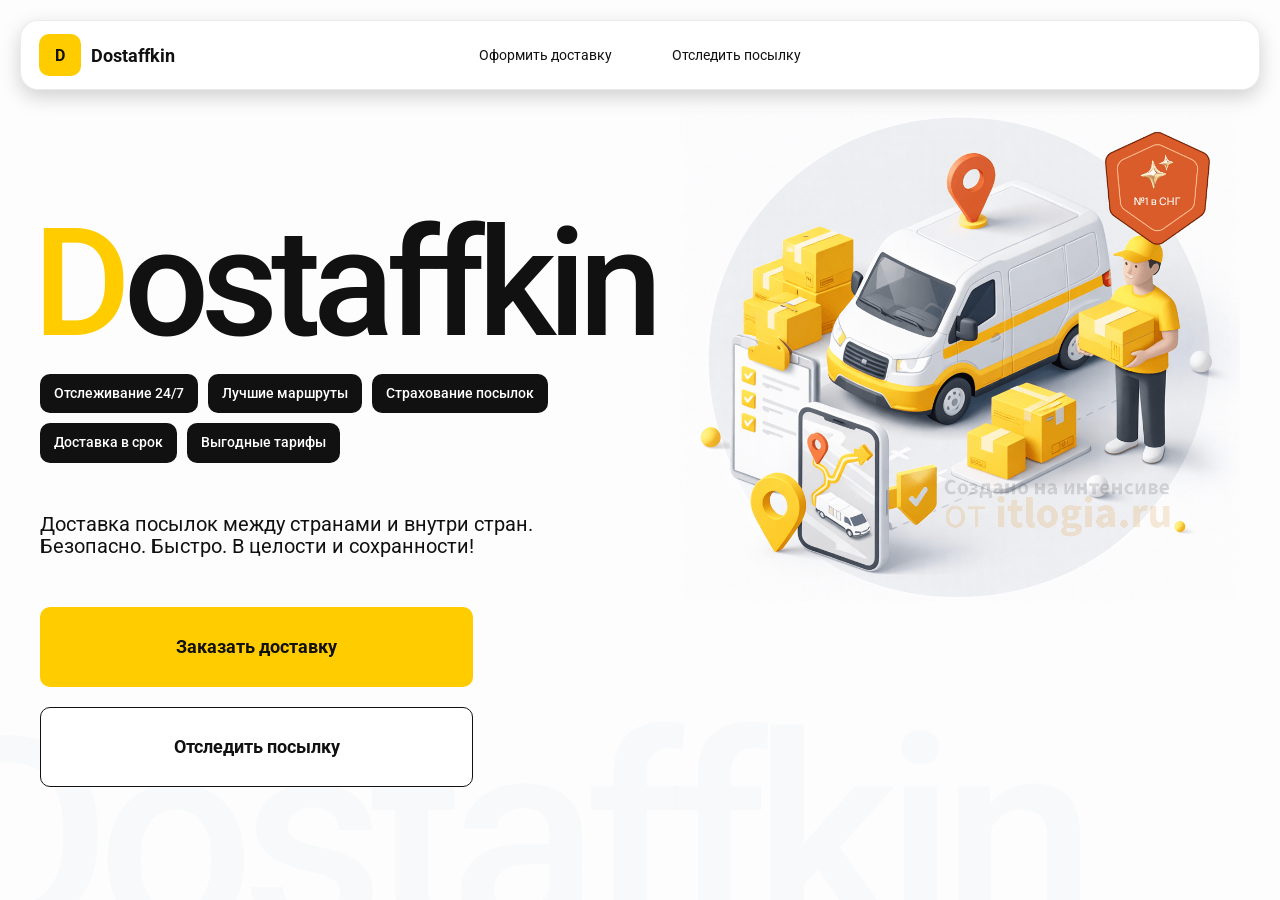
<file: index.html>
<!doctype html>
<html lang="ru">

<head>
    <meta charset="utf-8" />
    <meta name="viewport" content="width=device-width,initial-scale=1,maximum-scale=1,user-scalable=0" />
    <title>Dostaffkin — Доставка посылок между странами и внутри стран. Безопасно. Быстро. В целости и сохранности!
    </title>

    <link href="styles/base.css" rel="stylesheet" />
    <link href="styles/base_adaptive.css" rel="stylesheet" />
    <link href="styles/index.css" rel="stylesheet" />
    <link href="styles/index_adaptive.css" rel="stylesheet" />
</head>

<body>
    <div class="container">
        <header class="header">
            <a class="header-brand" href="#">
                <div class="header-logo">D</div>
                <div class="header-title">Dostaffkin</div>
            </a>
            <nav class="header-menu">
                <a class="header-link" href="./order.html">Оформить <span>доставку</span></a>
                <a class="header-link" href="./track.html">Отследить <span>посылку</span></a>
            </nav>
        </header>
        <main class="main">
            <section class="main-info">
                <div class="main-title">
                    <span>D</span>ostaffkin
                </div>
                <div class="main-features">
                    <div class="main-feature">Отслеживание 24/7</div>
                    <div class="main-feature">Лучшие маршруты</div>
                    <div class="main-feature">Страхование посылок</div>
                    <div class="main-feature">Доставка в срок</div>
                    <div class="main-feature">Выгодные тарифы</div>
                </div>
                <div class="main-description">
                    Доставка посылок между странами и внутри стран.
                    Безопасно. Быстро. В целости и сохранности!
                </div>
                <div class="main-actions">
                    <a class="button" type="button" href="./order.html">Заказать доставку</a>
                    <a class="button button-white" type="button" href="./track.html">Отследить посылку</a>
                </div>

            </section>
            </section>
            <div class="main-title-ghost">Dostaffkin</div>
            <section class="main-image">
                <img src="images/main-image.png" alt="Main image" />
            </section>
        </main>
    </div>
</body>

</html>
</file>
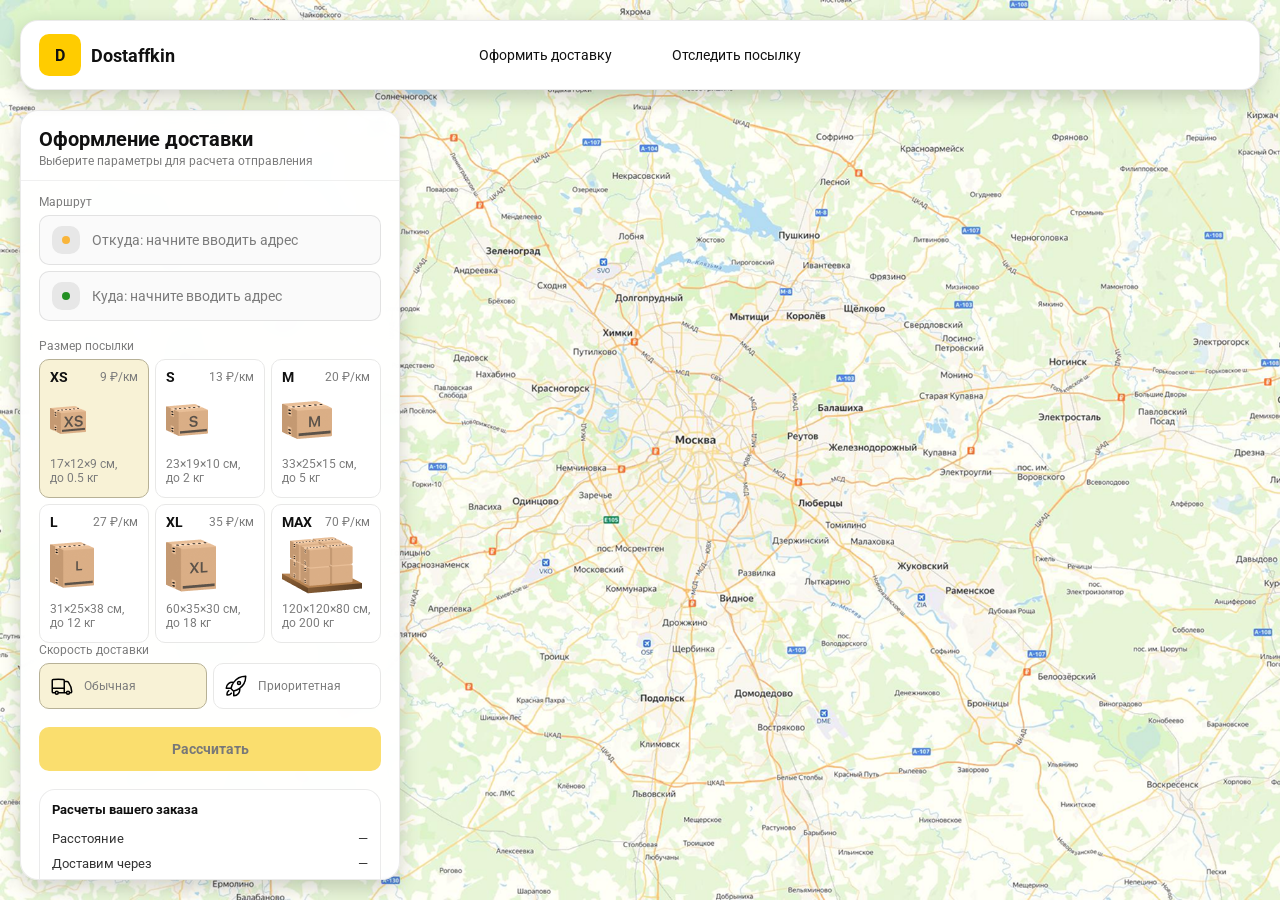
<file: order.html>
<!doctype html>
<html lang="ru">

<head>
    <meta charset="utf-8" />
    <meta name="viewport" content="width=device-width,initial-scale=1,maximum-scale=1,user-scalable=0" />
    <title>Оформление доставки</title>

    <link rel="stylesheet" href="styles/base.css" />
    <link rel="stylesheet" href="styles/base_adaptive.css" />

    <link rel="stylesheet" href="styles/order.css" />
    <link rel="stylesheet" href="styles/order_adaptive.css" />
</head>

<body>
    <div id="map">

    </div>
    <header class="header">
        <a class="header-brand" href="./index.html">
            <div class="header-logo">D</div>
            <div class="header-title">Dostaffkin</div>
        </a>
        <nav class="header-menu">
            <a class="header-link" href="#">Оформить <span>доставку</span></a>
            <a class="header-link" href="./track.html">Отследить <span>посылку</span></a>
        </nav>
    </header>

    <aside class="main" id="sidebar">
        <div class="main-header">
            <div class="main-title">Оформление доставки</div>
            <div class="main-text">Выберите параметры для расчета отправления</div>
        </div>
        <div class="main-content">
            <div class="main-route">
                <div class="main-block-title">Маршрут</div>
                <div class="main-fields">
                    <div class="main-field" id="fromField">
                        <div class="main-pin"></div>
                        <input id="from" placeholder="Откуда: начните вводить адрес" autocomplete="off" />
                        <div class="main-ac" id="fromAc" role="listbox" aria-label="Подсказки адресов"></div>
                    </div>

                    <div class="main-field" id="toField">
                        <div class="main-pin"></div>
                        <input id="to" placeholder="Куда: начните вводить адрес" autocomplete="off" />
                        <div class="main-ac" id="toAc" role="listbox" aria-label="Подсказки адресов"></div>
                    </div>
                </div>
            </div>
            <div class="main-package">
                <div class="main-block-title">Размер посылки</div>

                <div class="main-sizes">
                    <div class="main-size-card is-active" data-value="xs">
                        <div class="main-size-top">
                            <div class="main-size-label">XS</div>
                            <div class="main-size-rate">9 ₽/км</div>
                        </div>
                        <div class="main-size-media">
                            <img src="images/sizes/xs.png" alt="Короб XS" />
                        </div>
                        <div class="main-size-description">17×12×9 см,<br>до 0.5 кг</div>
                    </div>

                    <div class="main-size-card" data-value="s">
                        <div class="main-size-top">
                            <div class="main-size-label">S</div>
                            <div class="main-size-rate">13 ₽/км</div>
                        </div>
                        <div class="main-size-media">
                            <img src="images/sizes/s.png" alt="Короб S" />
                        </div>
                        <div class="main-size-description">23×19×10 см,<br>до 2 кг</div>
                    </div>

                    <div class="main-size-card" data-value="m">
                        <div class="main-size-top">
                            <div class="main-size-label">M</div>
                            <div class="main-size-rate">20 ₽/км</div>
                        </div>
                        <div class="main-size-media">
                            <img src="images/sizes/m.png" alt="Короб M" />
                        </div>
                        <div class="main-size-description">33×25×15 см,<br>до 5 кг</div>
                    </div>

                    <div class="main-size-card" data-value="l">
                        <div class="main-size-top">
                            <div class="main-size-label">L</div>
                            <div class="main-size-rate">27 ₽/км</div>
                        </div>
                        <div class="main-size-media">
                            <img src="images/sizes/l.png" alt="Короб L" />
                        </div>
                        <div class="main-size-description">31×25×38 см,<br>до 12 кг</div>
                    </div>

                    <div class="main-size-card" data-value="xl">
                        <div class="main-size-top">
                            <div class="main-size-label">XL</div>
                            <div class="main-size-rate">35 ₽/км</div>
                        </div>
                        <div class="main-size-media">
                            <img src="images/sizes/xl.png" alt="Короб XL" />
                        </div>
                        <div class="main-size-description">60×35×30 см,<br>до 18 кг</div>
                    </div>

                    <div class="main-size-card" data-value="max">
                        <div class="main-size-top">
                            <div class="main-size-label">MAX</div>
                            <div class="main-size-rate">70 ₽/км</div>
                        </div>
                        <div class="main-size-media main-size-media-palleta">
                            <img src="images/sizes/max.png" alt="Паллета" />
                        </div>
                        <div class="main-size-description">120×120×80 см,<br>до 200 кг</div>
                    </div>
                </div>
                <div class="main-speed">
                    <div class="main-block-title">Скорость доставки</div>
                    
                    <div class="main-speeds">
                        <div class="main-speed-card is-active" data-value="regular">
                            <img class="main-speed-media" src="images/icons/regular.svg" alt="Regular" />
                            <div class="main-speed-description">Обычная</div>
                        </div>
                        <div class="main-speed-card" data-value="fast">
                            <img class="main-speed-media" src="images/icons/fast.svg" alt="Fast" />
                            <div class="main-speed-description">Приоритетная</div>
                        </div>
                    </div>
                </div>
            </div>
            <div class="main-calculate-block">
                <button id="calc" class="button calculate-button" type="button" disabled>Рассчитать</button>
            </div>
            <div class="main-result" id="result">
                <div class="main-result-title">Расчеты вашего заказа</div>
                <div class="main-result-lines">
                    <div class="main-result-line"><span>Расстояние</span><span id="distanceValue">—</span></div>
                    <div class="main-result-line"><span>Доставим через</span><span id="durationValue">—</span></div>
                    <div class="main-result-line"><span>Тариф</span><span id="rateValue">—</span></div>
                </div>
                <div class="main-price">
                    <div class="main-price-label">Итого</div>
                    <div class="main-price-value" id="totalValue">—</div>
                </div>
            </div>
            <div class="main-order-box">
                <div class="main-order-form" id="orderForm">
                    <div class="main-order-title">Оформление доставки</div>
                    <div class="main-block-info-row">
                        <div class="main-block-title">Контакты</div>
                        <div class="order-fields">
                            <div class="main-field">
                                <input id="customerName" placeholder="Ваше имя" autocomplete="off" />
                            </div>
                            <div class="main-field">
                                <input id="customerPhone" placeholder="Ваш телефон" autocomplete="off"
                                    inputmode="tel" />
                            </div>
                        </div>
                    </div>
                    <div class="main-block-info-row extra-info">
                        <div class="main-block-title">Дополнительная информация</div>
                        <div class="main-field textarea">
                            <textarea id="comment" placeholder="Детали доставки и комментарии"></textarea>
                        </div>
                    </div>
                    <button id="submit" class="button main-submit-request" type="button" disabled>Отправить
                        заявку
                    </button>
                </div>

                <div class="main-order-success" id="orderSuccess">
                    <div class="main-success-icon">✓</div>
                    <div class="main-success-title">Заявка отправлена!</div>
                    <div class="main-success-title">Номер отправления – <span id="orderId"></span></div>
                    <div class="main-success-subtitle">Мы скоро свяжемся с вами</div>
                </div>
            </div>
        </div>
    </aside>

</body>

</html>
</file>
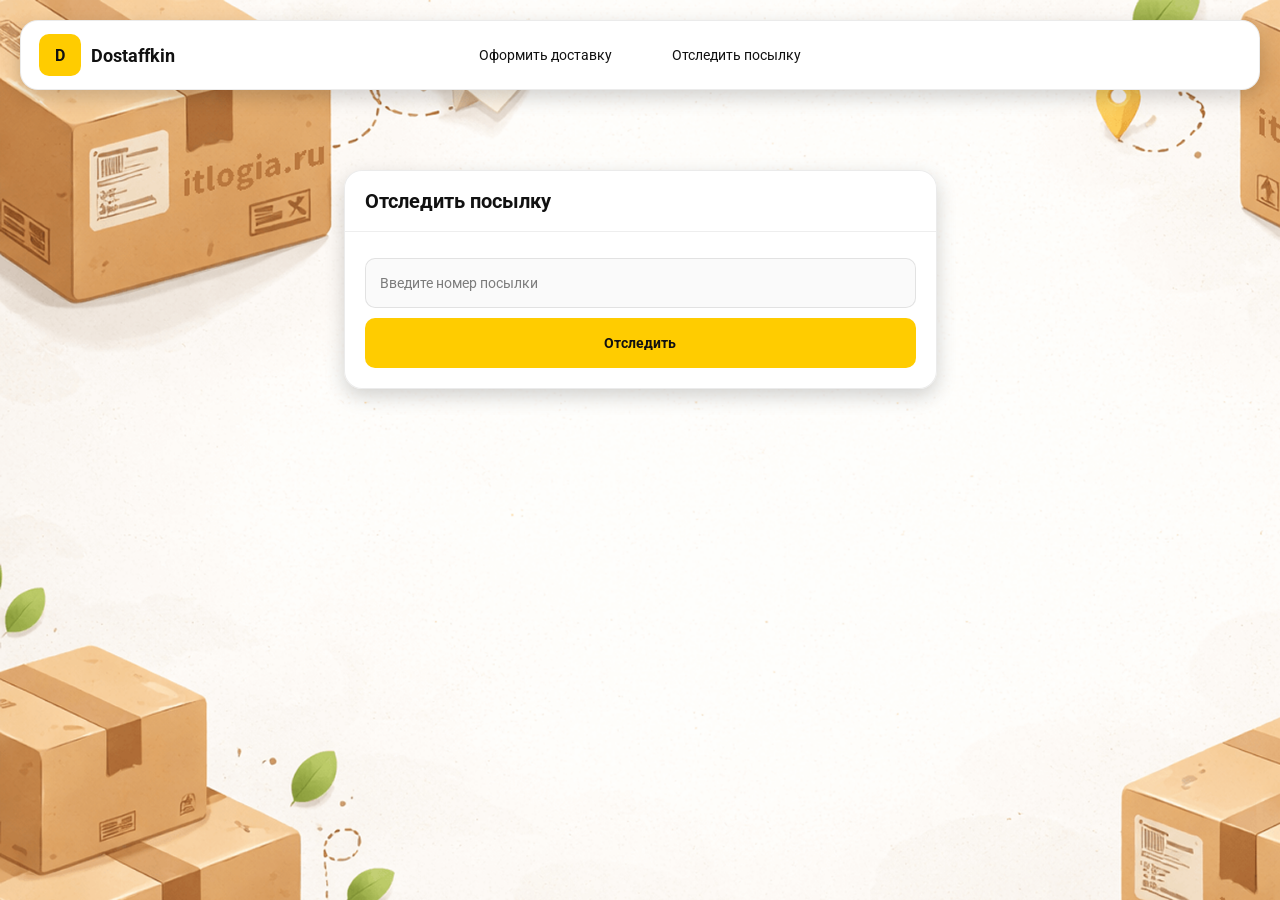
<file: track.html>
<!doctype html>
<html lang="ru">

<head>
    <meta charset="utf-8" />
    <meta name="viewport" content="width=device-width,initial-scale=1,maximum-scale=1,user-scalable=0" />
    <title>Отследить посылку</title>
    <link rel="stylesheet" href="styles/base.css" />
    <link rel="stylesheet" href="styles/base_adaptive.css" />

    <link rel="stylesheet" href="styles/track.css" />
    <link rel="stylesheet" href="styles/track_adaptive.css" />
</head>

<body>

    <div class="container">
        <header class="header">
            <a class="header-brand" href="./index.html">
                <div class="header-logo">D</div>
                <div class="header-title">Dostaffkin</div>
            </a>
            <nav class="header-menu">
                <a class="header-link" href="./order.html">Оформить <span>доставку</span></a>
                <a class="header-link" href="#">Отследить <span>посылку</span></a>
            </nav>
        </header>
        <main class="track-content">
            <section class="track-card track-search">
                <div class="track-title">Отследить посылку</div>
                <div class="track-action">
                    <div class="main-field track-field">
                        <input id="trackNumber" placeholder="Введите номер посылки" autocomplete="off" />
                    </div>
                    <button id="trackButton" class="button track-button" type="button">Отследить</button>
                </div>
            </section>
            <section class="track-card track-result" id="trackResult">
    <div class="track-result-header">
        <div class="track-id" id="trackIdValue"></div>
        <div class="track-routes">
            <div class="track-route">
                <div class="track-route-pin">
                    <svg xmlns="http://www.w3.org/2000/svg" fill="none" viewBox="0 0 24 24" stroke-width="1.5"
                         stroke="orange" class="size-6">
                        <path stroke-linecap="round" stroke-linejoin="round"
                              d="M15 10.5a3 3 0 1 1-6 0 3 3 0 0 1 6 0Z"/>
                        <path stroke-linecap="round" stroke-linejoin="round"
                              d="M19.5 10.5c0 7.142-7.5 11.25-7.5 11.25S4.5 17.642 4.5 10.5a7.5 7.5 0 1 1 15 0Z"/>
                    </svg>
                </div>
                <div class="track-route-address" id="trackFromValue">
                    Откуда: Москва, улица Арбат, 1
                </div>
            </div>
            <div class="track-route track-route-arrow">
                <svg xmlns="http://www.w3.org/2000/svg" fill="none" viewBox="0 0 24 24" stroke-width="1.5"
                     stroke="currentColor" class="size-6">
                    <path stroke-linecap="round" stroke-linejoin="round"
                          d="M19.5 13.5 12 21m0 0-7.5-7.5M12 21V3"/>
                </svg>
            </div>
            <div class="track-route">
                <div class="track-route-pin">
                    <svg xmlns="http://www.w3.org/2000/svg" fill="none" viewBox="0 0 24 24" stroke-width="1.5"
                         stroke="green" class="size-6">
                        <path stroke-linecap="round" stroke-linejoin="round"
                              d="M15 10.5a3 3 0 1 1-6 0 3 3 0 0 1 6 0Z"/>
                        <path stroke-linecap="round" stroke-linejoin="round"
                              d="M19.5 10.5c0 7.142-7.5 11.25-7.5 11.25S4.5 17.642 4.5 10.5a7.5 7.5 0 1 1 15 0Z"/>
                    </svg>
                </div>
                <div class="track-route-address" id="trackToValue">
                    Куда: Минск, проспект Независимости, 58
                </div>
            </div>
        </div>
    </div>
    <div class="track-info">
        <div class="track-status-title">Статус данной посылки:</div>
        <div class="track-status-list" id="trackStatusList">


            <div class="track-status created">
                <img src="images/icons/created.svg" class="track-status-icon" alt="Created">
                <div class="track-status-text">
                    <div class="track-status-text-state">Создан</div>
                    <div class="track-status-text-date">10.01.2026</div>
                </div>
            </div>

            <div class="track-status in-way">
                <img src="images/icons/in-way.svg" class="track-status-icon" alt="In way">
                <div class="track-status-text">
                    <div class="track-status-text-state">В пути: Москва</div>
                    <div class="track-status-text-date">18.01.2026</div>
                </div>
            </div>

            <div class="track-status ready">
                <img src="images/icons/ready.svg" class="track-status-icon" alt="Ready">
                <div class="track-status-text">
                    <div class="track-status-text-state">Готов к выдаче</div>
                    <div class="track-status-text-date">25.01.2026</div>
                </div>
            </div>

            <div class="track-status done">
                <img src="images/icons/done.svg" class="track-status-icon" alt="Done">
                <div class="track-status-text">
                    <div class="track-status-text-state">Вручен</div>
                    <div class="track-status-text-date">27.01.2026</div>
                </div>
            </div>

        </div>
    </div>
</section>
        </main>
    </div>

</body>

</html>
</file>
<file: styles/base.css>
*, *::before, *::after {
    box-sizing: border-box;
}

@font-face {
    font-family: "Roboto";
    src: url("../fonts/Roboto-Regular.ttf");
    font-weight: normal;
}

@font-face {
    font-family: "Roboto";
    src: url("../fonts/Roboto-Bold.ttf");
    font-weight: bold;
}

@font-face {
    font-family: "Roboto";
    src: url("../fonts/Roboto-Medium.ttf");
    font-weight: 500;
}

html, body {
    margin: 0;
    color: #111111;
    font-family: "Roboto", sans-serif;
}

body {
    background: #FDFDFD;
}

.header {
    border-radius: 18px;
    box-shadow: 0 7px 20px 0 #0000002E;
    backdrop-filter: blur(10px);
    background: #ffffff;
    left: 20px;
    border: 1px solid rgba(0, 0, 0, 0.08);
    position: fixed;
    right: 20px;
    top: 20px;
    padding: 14px 18px;
    height: 70px;
    display: flex;
    align-items: center;
    z-index: 6;
}

.header-brand {
    display: flex;
    align-items: center;
    text-decoration: none;
    gap: 10px;
}

.header-logo {
    width: 42px;
    height: 42px;
    border-radius: 10px;
    background: #FFCC00;
    display: grid;
    place-items: center;
    font-weight: bold;
    color: #111;
}

.header-title {
    font-size: 18px;
    font-weight: bold;
    color: #111111;
    text-decoration: none;
}

.header-menu {
    display: flex;
    align-items: center;
    gap: 60px;
    margin: 0;
    position: absolute;
    left: 50%;
    transform: translateX(-50%);
}

.header-link {
    font-size: 14px;
    color: #111111;
    text-decoration: none;
}

.main-title span {
    color: #ffcc00;
}

.main-features {
    margin-top: 15px;
    display: flex;
    flex-wrap: wrap;
    gap: 10px;
}

.main-feature {
    background: #111111;
    color: #ffffff;
    padding: 12px 14px;
    font-weight: 500;
    font-size: 14px;
    line-height: 1.1;
    border-radius: 10px;
}

.main-description {
    margin-top: 50px;
    max-width: 500px;
    font-size: 20px;
    line-height: 1.1;
    color: #111111;
}

.button {
    border: 0;
    outline: none;
    height: 44px;
    border-radius: 10px;
    font-size: 14px;
    font-weight: bold;
    cursor: pointer;
    font-family: inherit;
    transition: transform .08s ease, opacity .12s ease;
    background: #ffcc00;
    color: #111111;
    text-align: center;
    text-decoration: none;
}

.button:hover {
    background-color: #E5BC19;
}

.button:disabled {
    cursor: not-allowed;
    background-color: #FADE6E;
    color: #787878;
    transform: none;
}

.button.button-white {
    background: #ffffff;
    border: 1px solid #111111;
}

.button.button-white:hover {
    background: rgb(241 241 241);
}

.main-field {
    display: flex;
    align-items: center;
    margin-top: 6px;
    gap: 10px;
    border: 1px solid #1111111A;
    background: #FAFAFA;
    border-radius: 10px;
    padding: 10px 12px;
    position: relative;
    box-sizing: border-box;
    height: 50px;
}

.main-field.textarea {
    height: auto;
}

.main-pin {
    width: 28px;
    height: 28px;
    border-radius: 10px;
    background: rgba(17, 17, 17, 0.08);
    display: grid;
    place-items: center;
    flex: 0 0 auto;
    position: relative;
}

.main-pin::before {
    content: "";
    width: 8px;
    height: 8px;
    border-radius: 999px;
    background: orange;
    opacity: .75;
    display: block;
}

.main-field:last-child .main-pin::before {
    background: green;
    opacity: .85;
}

input, textarea {
    width: 100%;
    border: 0;
    outline: none;
    background: transparent;
    font-size: 14px;
    color: #111111;
    font-family: inherit;
}

textarea {
    resize: vertical;
    min-height: 72px;
    padding: 2px 0;
}

input::placeholder, textarea::placeholder {
    color: #7C7C7C;
}

.main-field:focus-within {
    border-color: rgba(0, 0, 0, 0.20);
    box-shadow: 0 0 0 4px rgba(255, 204, 0, 0.35);
    background: rgba(255, 255, 255, 0.75);
}
</file>
<file: styles/base_adaptive.css>
@media (max-width: 767px) {
    .header {
        left: 10px;
        right: 10px;
        top: 10px;
    }

    .header-link span {
        display: none;
    }

    .header-menu {
        gap: 20px;
        justify-content: flex-start;
        margin: 0 0 0 30px;
        position: static;
        transform: none;
    }
}

@media (max-width: 420px) {
    .header-title {
        display: none;
    }
}

@media (max-width: 374px) {
    .header-menu {
        gap: 10px;
        margin: 0 0 0 10px;
    }
}
</file>
<file: styles/index.css>
.container {
    overflow: hidden;
    min-height: 100vh;
}

.main {
    padding: 111px 40px 40px;
    position: relative;
    display: flex;
}

.main-info {
    max-width: 840px;
    width: 100%;
    position: relative;
}

.main-title {
    margin-top: 98px;
    font-weight: 500;
    font-size: 200px;
    line-height: 1;
    letter-spacing: -0.05em;
    color: #111111;
    left: -15px;
    position: relative;
}

.main-title span {
    color: #ffcc00;
}

.main-actions {
    margin-top: 50px;
    display: flex;
    flex-direction: column;
    gap: 20px;
}

.main-actions .button {
    height: 80px;
    width: 433px;
    font-size: 18px;
    font-weight: bold;
    place-items: center;
    display: grid;
}

.main-title-ghost {
    position: absolute;
    z-index: -1;
    left: -70px;
    bottom: -150px;
    font-weight: 500;
    font-size: 278px;
    line-height: 1;
    letter-spacing: -0.05em;
    color: #ECEDF04D;
}

.main-image {
    width: 1024px;
    top: 100px;
    z-index: -2;
}

.main-image img {
    width: 100%;
    max-width: 1024px;
    height: auto;
    display: block;
}
</file>
<file: styles/index_adaptive.css>
@media (max-width: 1760px) {
    .main-title {
        font-size: 150px;
        left: -7px;
    }

    .main-info {
        max-width: 640px;
    }
}

@media (max-width: 1200px) {
    .main-info {
        max-width: 540px;
    }

    .main {
        padding: 111px 20px 20px;
    }

    .main-title {
        font-size: 120px;
        left: -4px;
    }

    .main-title-ghost {
        font-size: 220px;
    }
}

@media (max-width: 1024px) {
    .main-title {
        margin-top: 30px;
    }

    .main {
        flex-direction: column-reverse;
    }

    .main-image {
        max-width: 350px;
        position: absolute;
        left: 370px;
        top: 370px;
    }

    .main-info {
        max-width: 100%;
    }

    .main-actions {
        gap: 10px;
    }

    .main-actions .button {
        height: 50px;
        font-size: 14px;
        width: auto;
        max-width: 300px;
    }

    .main-description {
        max-width: 350px;
    }
}

@media (max-width: 570px) {
    .main-title {
        font-size: 88px;
    }

    .main-description {
        max-width: 100%
    }

    .main-actions {
       width: 100%;
    }

    .main-actions .button {
        width: 100%;
        max-width: 100%
    }

    .main-image {
        max-width: 650px;
        position: absolute;
        left: 170px;
        top: 70px;
        opacity: 0.2;
    }
}

@media (max-width: 400px) {
    .main-title {
        font-size: 70px;
    }
}
</file>
<file: styles/order.css>
#map {
    background-image: url("../images/order-bg.png");
    background-size: cover;
    position: fixed;
    inset: 0;
}

.main {
    border-radius: 18px;
    box-shadow: 0 7px 20px 0 #0000002E;
    backdrop-filter: blur(10px);
    background: rgba(255, 255, 255, 0.96);
    left: 20px;
    border: 1px solid rgba(0, 0, 0, 0.08);
    position: fixed;
    top: 110px;
    bottom: 20px;
    width: 380px;
    display: flex;
    flex-direction: column;
    overflow: hidden;
    z-index: 5;
}

.main-header {
    padding: 18px 18px 12px 18px;
    border-bottom: 1px solid rgba(0, 0, 0, 0.06);
    display: flex;
    flex-direction: column;
}

.main-title {
    font-size: 20px;
    line-height: 100%;
    font-weight: bold;
}

.main-text {
    font-size: 12px;
    margin-top: 5px;
    color: #7C7C7C;
}

.main-content {
    padding: 14px 18px 18px 18px;
    overflow: auto;
    scrollbar-width: none;
    display: flex;
    flex-direction: column;
    gap: 18px;
    flex: 1;
}

.main-block-title {
    font-size: 12px;
    color: #7C7C7C;
}

.main-route .main-block-title,
.main-package .main-block-title {
    margin-bottom: 6px;
}
.main-sizes {
    display: grid;
    gap: 6px;
    grid-template-columns: repeat(3, 1fr);
}

.main-size-card {
    border: 1px solid #E8E8E7;
    background: #FFFFFF;
    border-radius: 10px;
    padding: 10px;
    cursor: pointer;
    user-select: none;
    transition: transform .08s ease, border-color .12s ease, background .12s ease;
    min-height: 139px;
}

.main-size-card:hover {
    transform: translateY(-1px);
}

.main-size-card.is-active {
    background-color: #F8F2D6;
    border-color: #B7B196;
}

.main-size-top {
    display: flex;
    align-items: center;
    justify-content: space-between;
}

.main-size-label {
    font-weight: bold;
    font-size: 14px;
    color: #111111;
    line-height: 100%;
}

.main-size-rate {
    font-size: 12px;
    color: #7C7C7C;
    line-height: 100%;
}

.main-size-media {
    margin-top: 8px;
    height: 57px;
}

.main-size-description {
    margin-top: 8px;
    font-size: 12px;
    color: #7C7C7C;
    line-height: 1.2;
}

.calculate-button {
    width: 100%;
}

.main-result {
    border: 1px solid rgba(0, 0, 0, 0.08);
    background: rgba(255, 255, 255, 0.75);
    border-radius: 16px;
    padding: 12px;
    line-height: 1.25;
}

.main-result-title {
    font-weight: bold;
    font-size: 13px;
    color: #111111;
    margin-bottom: 13px;
}

.main-result-lines {
    gap: 8px;
    display: flex;
    flex-direction: column;
}

.main-result-line {
    font-size: 13px;
    color: rgba(17, 17, 17, 0.85);
    display: flex;
    justify-content: space-between;
}

.main-price {
    margin-top: 18px;
    padding-top: 10px;
    border-top: 1px dashed rgba(0, 0, 0, 0.12);
    display: flex;
    align-items: baseline;
    justify-content: space-between;
}

.main-price-label {
    font-size: 12px;
    color: rgba(17, 17, 17, 0.55);
}

.main-price-value {
    font-size: 20px;
    font-weight: bold;
    color: #111111;
    letter-spacing: -0.3px;
}

.main-order-box {
    background: #ffffff;
    border: 1px solid #E8E8E7;
    border-radius: 10px;
    padding: 12px;
}

.main-order-title {
    margin-bottom: 8px;
    font-weight: bold;
    font-size: 14px;
    color: #111111;
}

.main-block-info {
    display: flex;
    flex-direction: column;
    gap: 6px;
}

.order-fields {
    display: grid;
    grid-template-columns: 1fr 1fr;
    column-gap: 10px;
    margin-top: 6px;
}

.main-block-info-row.extra-info {
    display: block;
    margin-top: 13px;
}

.main-submit-request {
    width: 100%;
    margin-top: 6px;
}

.main-order-success {
    display: none;
    text-align: center;
    padding: 22px 12px;
    gap: 12px;
}

.main-order-success.is-visible {
    display: flex;
    flex-direction: column;
    align-items: center;
}

.main-success-icon {
    width: 56px;
    height: 56px;
    border-radius: 50%;
    background: #16a34a;
    color: #ffffff;
    display: grid;
    place-items: center;
    font-size: 30px;
}

.main-success-title {
    font-size: 14px;
    font-weight: bold;
    color: #111111;
}

.main-success-subtitle {
    font-size: 12px;
    color: rgba(17, 17, 17, 0.55);
    line-height: 1.3;
}
.main-speed .main-block-title {
    margin-bottom: 6px;
}

.main-speeds {
    display: grid;
    gap: 6px;
    grid-template-columns: repeat(2, 1fr);
}

.main-speed-card {
    border: 1px solid #E8E8E7;
    background: #FFFFFF;
    border-radius: 10px;
    padding: 10px;
    cursor: pointer;
    user-select: none;
    transition: transform .08s ease, border-color .12s ease, background .12s ease;
    display: flex;
    align-items: center;
    gap: 10px;
}

.main-speed-card:hover {
    transform: translateY(-1px);
}

.main-speed-card.is-active {
    background-color: #F8F2D6;
    border-color: #B7B196;
}

.main-speed-description {
    font-size: 12px;
    color: #7C7C7C;
    line-height: 1.2;
}
</file>
<file: styles/order_adaptive.css>
@media (max-width: 767px) {
    .main {
        left: 10px;
        right: 10px;
        top: 50%;
        bottom: 12px;
        width: auto;
        max-width: none;
    }
}

@media (max-width: 420px) {
    .main-sizes {
        grid-template-columns: repeat(2, 1fr);
    }
}
</file>
<file: styles/track.css>
.container {
    background: #F4F4F4 url("../images/track-bg.png");
    background-size: cover;
    min-height: 100vh;
    padding: 170px 0 50px 0;
}

.track-content {
    width: 593px;
    margin: 0 auto;
}

.track-card {
    width: 100%;
    border-radius: 18px;
    box-shadow: 0 7px 20px 0 #0000002E;
    backdrop-filter: blur(10px);
    background: rgba(255, 255, 255, 0.96);
    border: 1px solid rgba(0, 0, 0, 0.08);
}

.track-title {
    font-size: 20px;
    line-height: 100%;
    font-weight: bold;
    border-bottom: 1px solid #EEEEEE;
    padding: 20px;
}

.track-action {
    padding: 20px;
}

.track-button {
    width: 100%;
    height: 50px;
}

.track-field {
    margin-bottom: 10px;
}
.track-result {
    margin-top: 5px;
    display: none;
}

.track-result.is-visible {
    display: block;
}

.track-result-header {
    font-weight: bold;
    font-size: 14px;
    color: #111111;
    padding: 20px;
    border-bottom: 1px solid #EEEEEE;
}

.track-id {
    margin-bottom: 12px;
    font-size: 20px;
}

.track-routes {
    display: flex;
    flex-direction: column;
    gap: 10px;
    font-weight: normal;
}

.track-route {
    display: flex;
    align-items: center;
    gap: 10px;
}

.track-route-pin {
    width: 24px;
    height: 24px;
    flex-shrink: 0;
}

.track-route-arrow {
    padding: 15px 0;
    width: 24px;
    height: 24px;
}

.track-info {
    padding: 20px;
}

.track-status {
    display: flex;
    align-items: center;
    font-size: 12px;
    gap: 10px;
}

.track-status-title {
    font-size: 14px;
    color: #111111;
    margin-bottom: 20px;
}

.track-status-list {
    display: flex;
    flex-direction: column;
    gap: 15px;
}

.track-status-icon {
    width: 40px;
    height: 40px;
    border-radius: 50%;
    background: rgba(17, 17, 17, 0.08);
    display: grid;
    place-items: center;
    flex: 0 0 auto;
}

.track-status.created .track-status-icon {
    background-color: #F1CB00;
}

.track-status.in-way .track-status-icon {
    background-color: #F08A11;
}

.track-status.ready .track-status-icon {
    background-color: #A35D0A;
}

.track-status.done .track-status-icon {
    background-color: #37C93B;
}

.track-status-text {
    display: flex;
    align-items: center;
    justify-content: space-between;
    color: #111111;
    font-size: 12px;
    flex: 1;
}

.track-status-date {
    color: rgba(17, 17, 17, 0.55);
}
</file>
<file: styles/track_adaptive.css>
@media (max-width: 767px) {
    .container {
        padding: 130px 0 50px 0;
    }

    .track-content {
        width: 100%;
        padding-left: 10px;
        padding-right: 10px;
    }

    .track-result-header {
        padding: 20px;
    }
}
</file>
